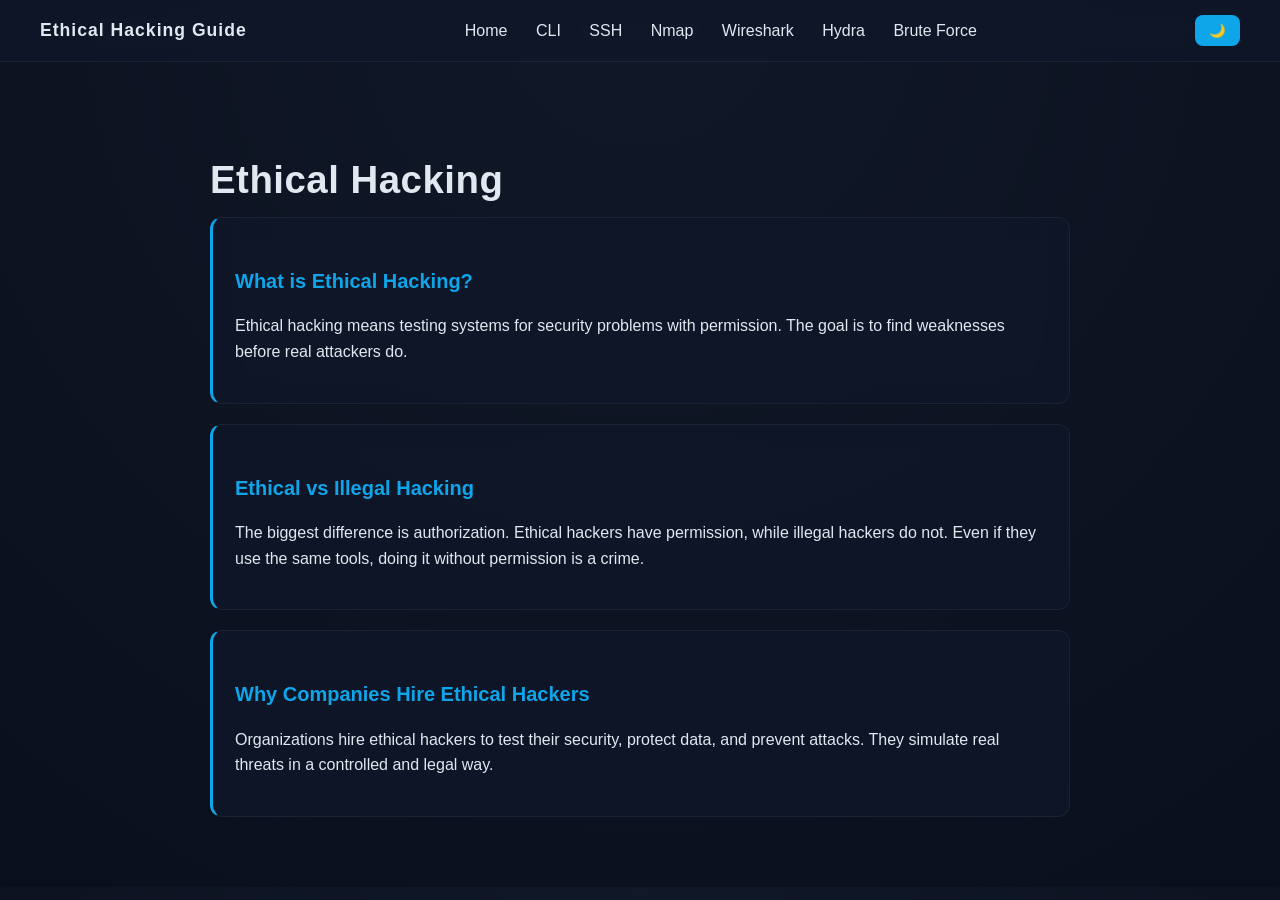
<file: index.html>
<!DOCTYPE html>
<html>
<head>
    <title>Ethical Hacking Guide</title>
    <link rel="stylesheet" href="style.css">
</head>
<body>

<nav>
    <div><strong>Ethical Hacking Guide</strong></div>
    
    <div class="nav-links">
        <a href="index.html">Home</a>
        <a href="cli.html">CLI</a>
        <a href="ssh.html">SSH</a>
        <a href="nmap.html">Nmap</a>
        <a href="wireshark.html">Wireshark</a>
        <a href="hydra.html">Hydra</a>
        <a href="bruteforce.html">Brute Force</a>
    </div>

    <button onclick="toggleMode()">🌙</button>
</nav>

<div class="container">

<h1>Ethical Hacking</h1>
<p id="typewriter"></p>

<div class="card">
    <h2>What is Ethical Hacking?</h2>
    <p>
        Ethical hacking means testing systems for security problems with permission.
        The goal is to find weaknesses before real attackers do.
    </p>
</div>

<div class="card">
    <h2>Ethical vs Illegal Hacking</h2>
    <p>
        The biggest difference is authorization. Ethical hackers have permission,
        while illegal hackers do not. Even if they use the same tools, doing it
        without permission is a crime.
    </p>
</div>

<div class="card">
    <h2>Why Companies Hire Ethical Hackers</h2>
    <p>
        Organizations hire ethical hackers to test their security, protect data,
        and prevent attacks. They simulate real threats in a controlled and legal way.
    </p>
</div>

</div>

<script src="script.js"></script>

</body>
</html>
</file>
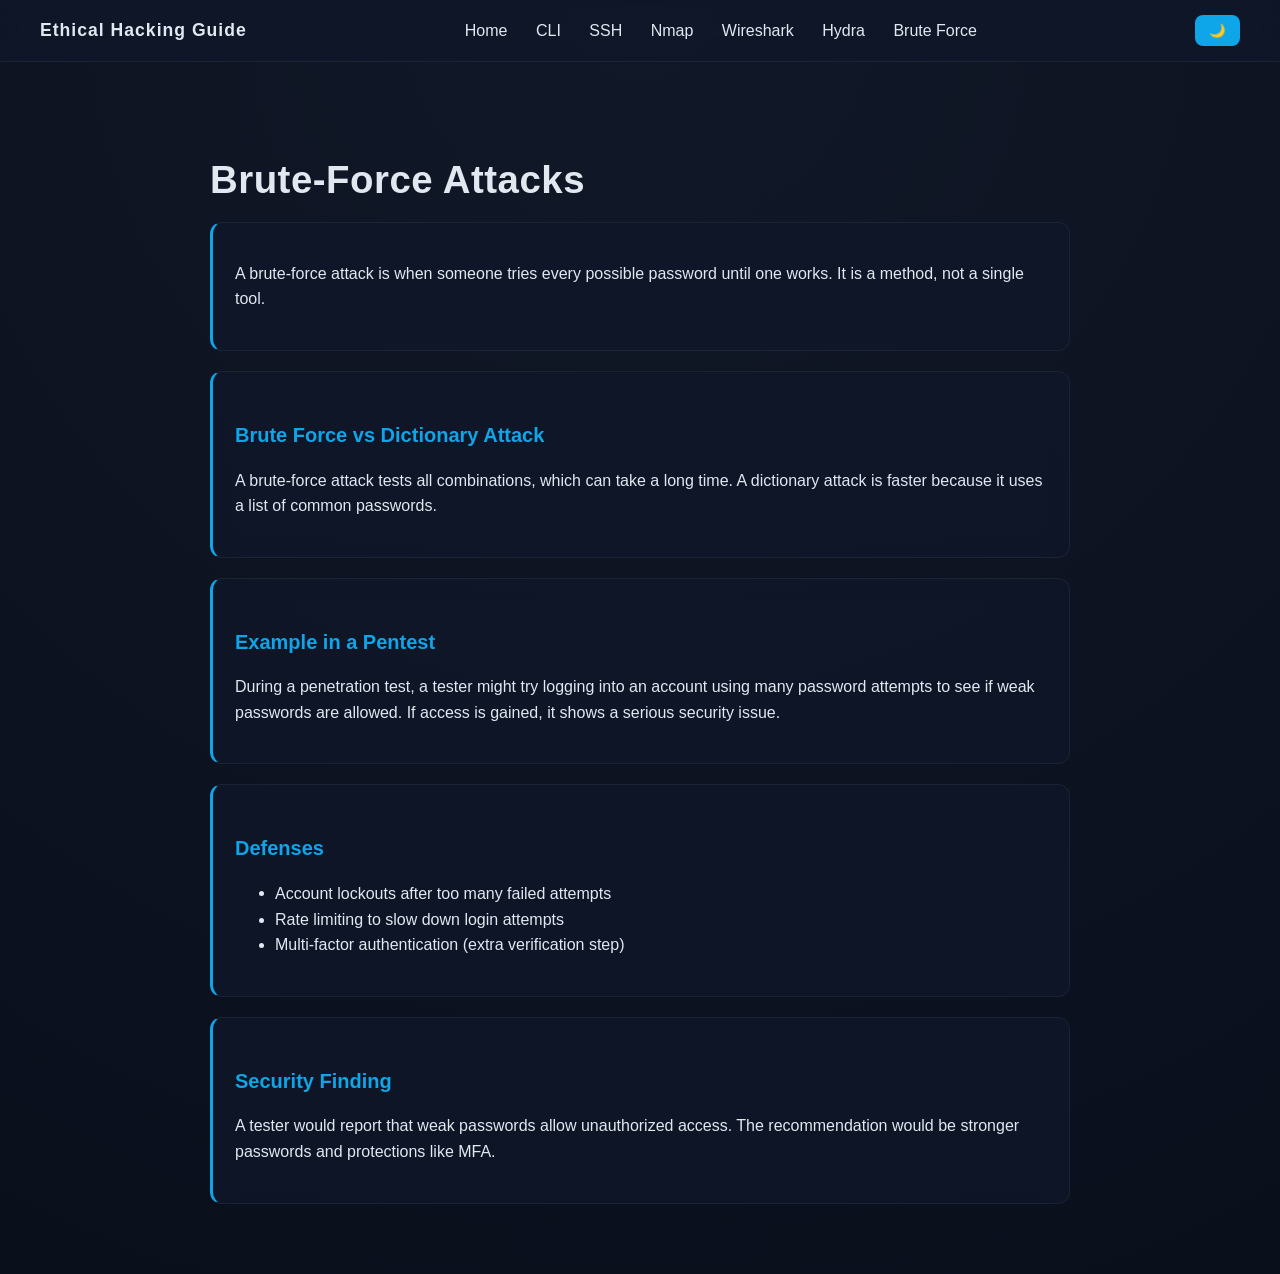
<file: bruteforce.html>
<!DOCTYPE html>
<html>
<head>
    <title>Brute Force</title>
    <link rel="stylesheet" href="style.css">
</head>
<body>

<nav>
    <div><strong>Ethical Hacking Guide</strong></div>
    
    <div class="nav-links">
        <a href="index.html">Home</a>
        <a href="cli.html">CLI</a>
        <a href="ssh.html">SSH</a>
        <a href="nmap.html">Nmap</a>
        <a href="wireshark.html">Wireshark</a>
        <a href="hydra.html">Hydra</a>
        <a href="bruteforce.html">Brute Force</a>
    </div>

    <button onclick="toggleMode()">🌙</button>
</nav>

<div class="container">

<h1>Brute-Force Attacks</h1>

<div class="card">
    <p>
        A brute-force attack is when someone tries every possible password
        until one works. It is a method, not a single tool.
    </p>
</div>

<div class="card">
    <h2>Brute Force vs Dictionary Attack</h2>
    <p>
        A brute-force attack tests all combinations, which can take a long time.
        A dictionary attack is faster because it uses a list of common passwords.
    </p>
</div>

<div class="card">
    <h2>Example in a Pentest</h2>
    <p>
        During a penetration test, a tester might try logging into an account
        using many password attempts to see if weak passwords are allowed.
        If access is gained, it shows a serious security issue.
    </p>
</div>

<div class="card">
    <h2>Defenses</h2>
    <ul>
        <li>Account lockouts after too many failed attempts</li>
        <li>Rate limiting to slow down login attempts</li>
        <li>Multi-factor authentication (extra verification step)</li>
    </ul>
</div>

<div class="card">
    <h2>Security Finding</h2>
    <p>
        A tester would report that weak passwords allow unauthorized access.
        The recommendation would be stronger passwords and protections like MFA.
    </p>
</div>

</div>
    <script src="script.js"></script>

</body>
</html>
</file>
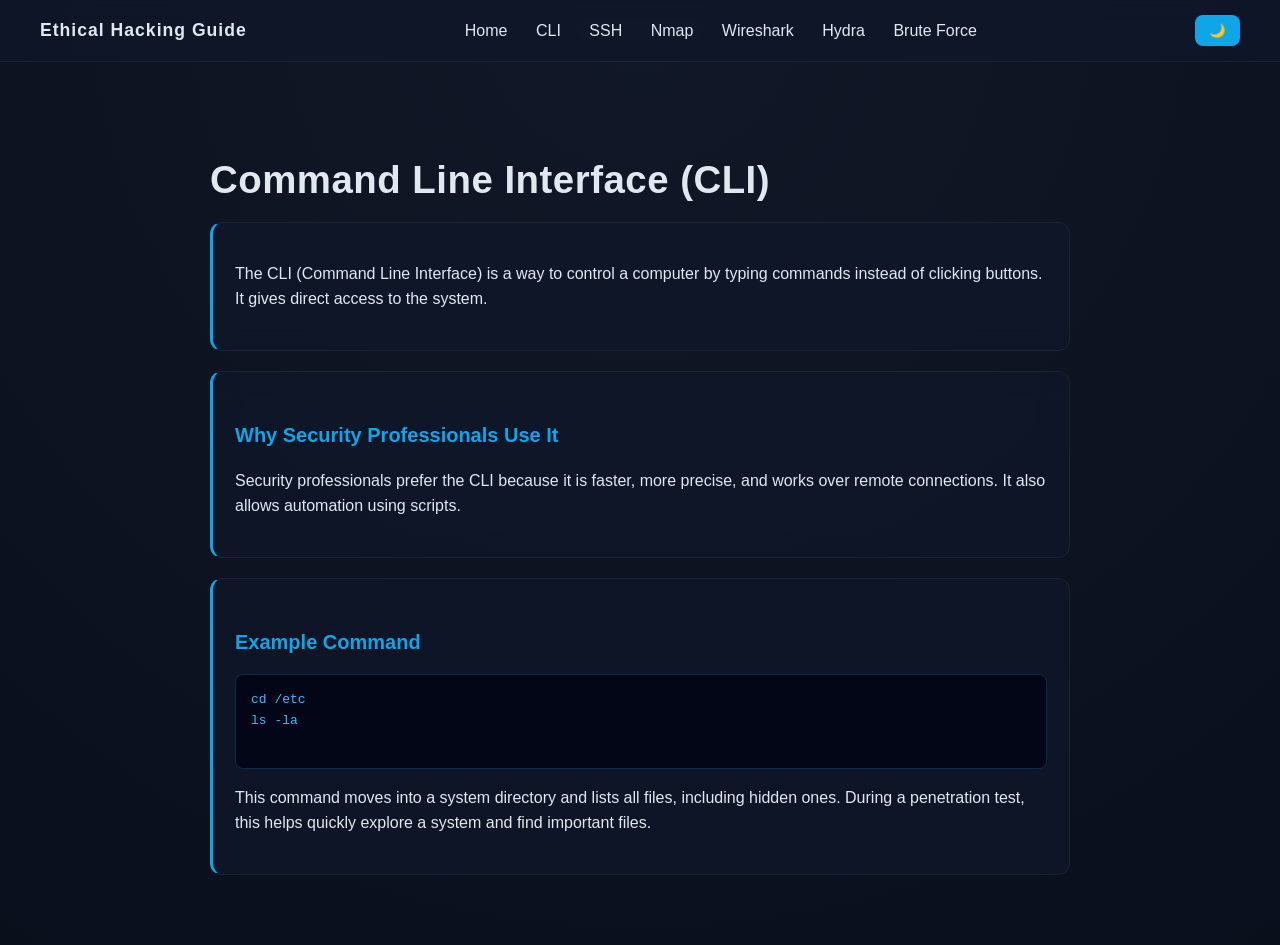
<file: cli.html>
<!DOCTYPE html>
<html>
<head>
    <title>CLI</title>
    <link rel="stylesheet" href="style.css">
</head>
<body>

<nav>
    <div><strong>Ethical Hacking Guide</strong></div>
    
    <div class="nav-links">
        <a href="index.html">Home</a>
        <a href="cli.html">CLI</a>
        <a href="ssh.html">SSH</a>
        <a href="nmap.html">Nmap</a>
        <a href="wireshark.html">Wireshark</a>
        <a href="hydra.html">Hydra</a>
        <a href="bruteforce.html">Brute Force</a>
    </div>

    <button onclick="toggleMode()">🌙</button>
</nav>

<div class="container">

<h1>Command Line Interface (CLI)</h1>

<div class="card">
    <p>
        The CLI (Command Line Interface) is a way to control a computer by typing
        commands instead of clicking buttons. It gives direct access to the system.
    </p>
</div>

<div class="card">
    <h2>Why Security Professionals Use It</h2>
    <p>
        Security professionals prefer the CLI because it is faster, more precise,
        and works over remote connections. It also allows automation using scripts.
    </p>
</div>

<div class="card">
    <h2>Example Command</h2>
    <pre>
cd /etc
ls -la
    </pre>
    <p>
        This command moves into a system directory and lists all files, including
        hidden ones. During a penetration test, this helps quickly explore a system
        and find important files.
    </p>
</div>

</div>

<script src="script.js"></script>

</body>
</html>
</file>
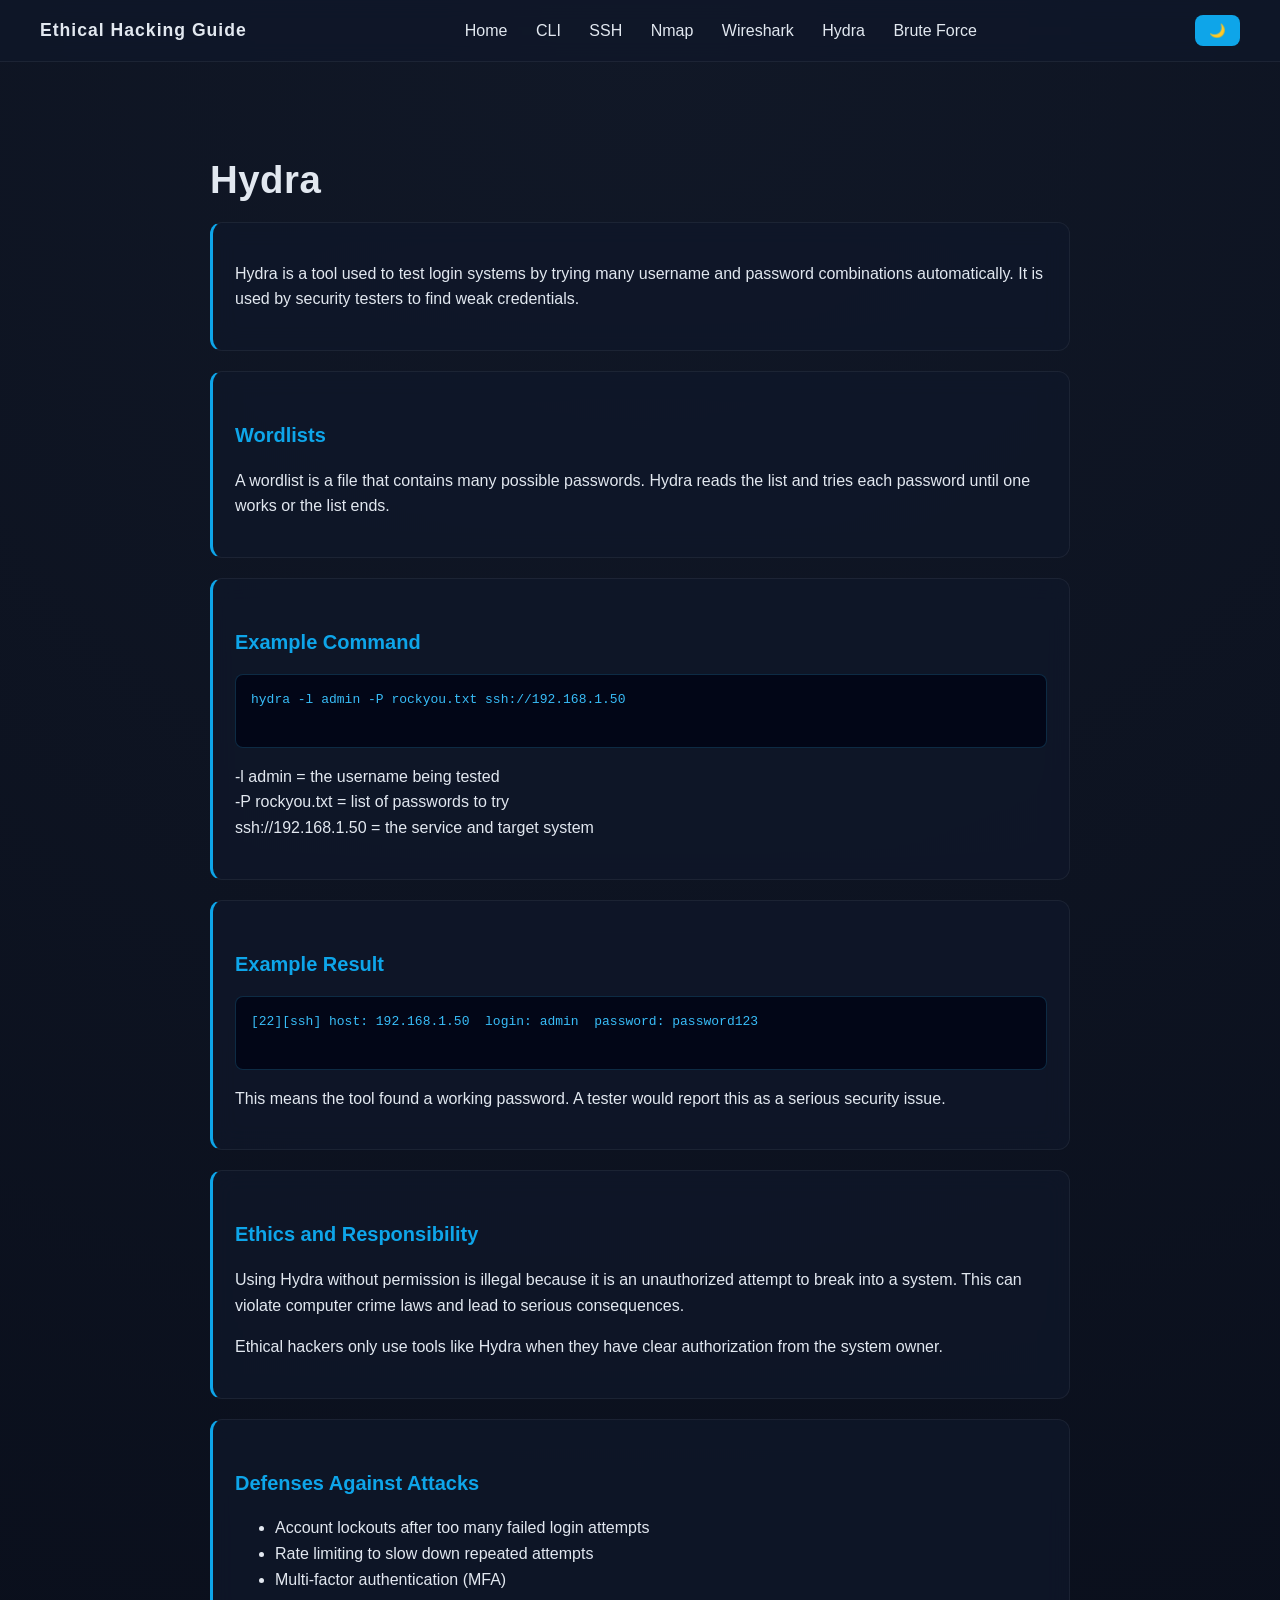
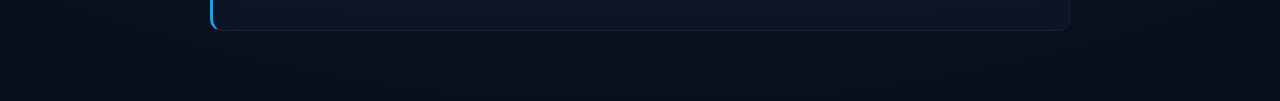
<file: hydra.html>
<!DOCTYPE html>
<html>
<head>
    <title>Hydra</title>
    <link rel="stylesheet" href="style.css">
</head>
<body>

<nav>
    <div><strong>Ethical Hacking Guide</strong></div>
    
    <div class="nav-links">
        <a href="index.html">Home</a>
        <a href="cli.html">CLI</a>
        <a href="ssh.html">SSH</a>
        <a href="nmap.html">Nmap</a>
        <a href="wireshark.html">Wireshark</a>
        <a href="hydra.html">Hydra</a>
        <a href="bruteforce.html">Brute Force</a>
    </div>

    <button onclick="toggleMode()">🌙</button>
</nav>

<div class="container">

<h1>Hydra</h1>

<div class="card">
    <p>
        Hydra is a tool used to test login systems by trying many username
        and password combinations automatically. It is used by security testers
        to find weak credentials.
    </p>
</div>

<div class="card">
    <h2>Wordlists</h2>
    <p>
        A wordlist is a file that contains many possible passwords. Hydra reads
        the list and tries each password until one works or the list ends.
    </p>
</div>

<div class="card">
    <h2>Example Command</h2>
    <pre>
hydra -l admin -P rockyou.txt ssh://192.168.1.50
    </pre>
    <p>
        -l admin = the username being tested<br>
        -P rockyou.txt = list of passwords to try<br>
        ssh://192.168.1.50 = the service and target system
    </p>
</div>

<div class="card">
    <h2>Example Result</h2>
    <pre>
[22][ssh] host: 192.168.1.50  login: admin  password: password123
    </pre>
    <p>
        This means the tool found a working password. A tester would report
        this as a serious security issue.
    </p>
</div>

<div class="card">
    <h2>Ethics and Responsibility</h2>
    <p>
        Using Hydra without permission is illegal because it is an unauthorized
        attempt to break into a system. This can violate computer crime laws
        and lead to serious consequences.
    </p>
    <p>
        Ethical hackers only use tools like Hydra when they have clear
        authorization from the system owner.
    </p>
</div>

<div class="card">
    <h2>Defenses Against Attacks</h2>
    <ul>
        <li>Account lockouts after too many failed login attempts</li>
        <li>Rate limiting to slow down repeated attempts</li>
        <li>Multi-factor authentication (MFA)</li>
    </ul>
</div>

</div>

<script src="script.js"></script>

</body>
</html>
</file>
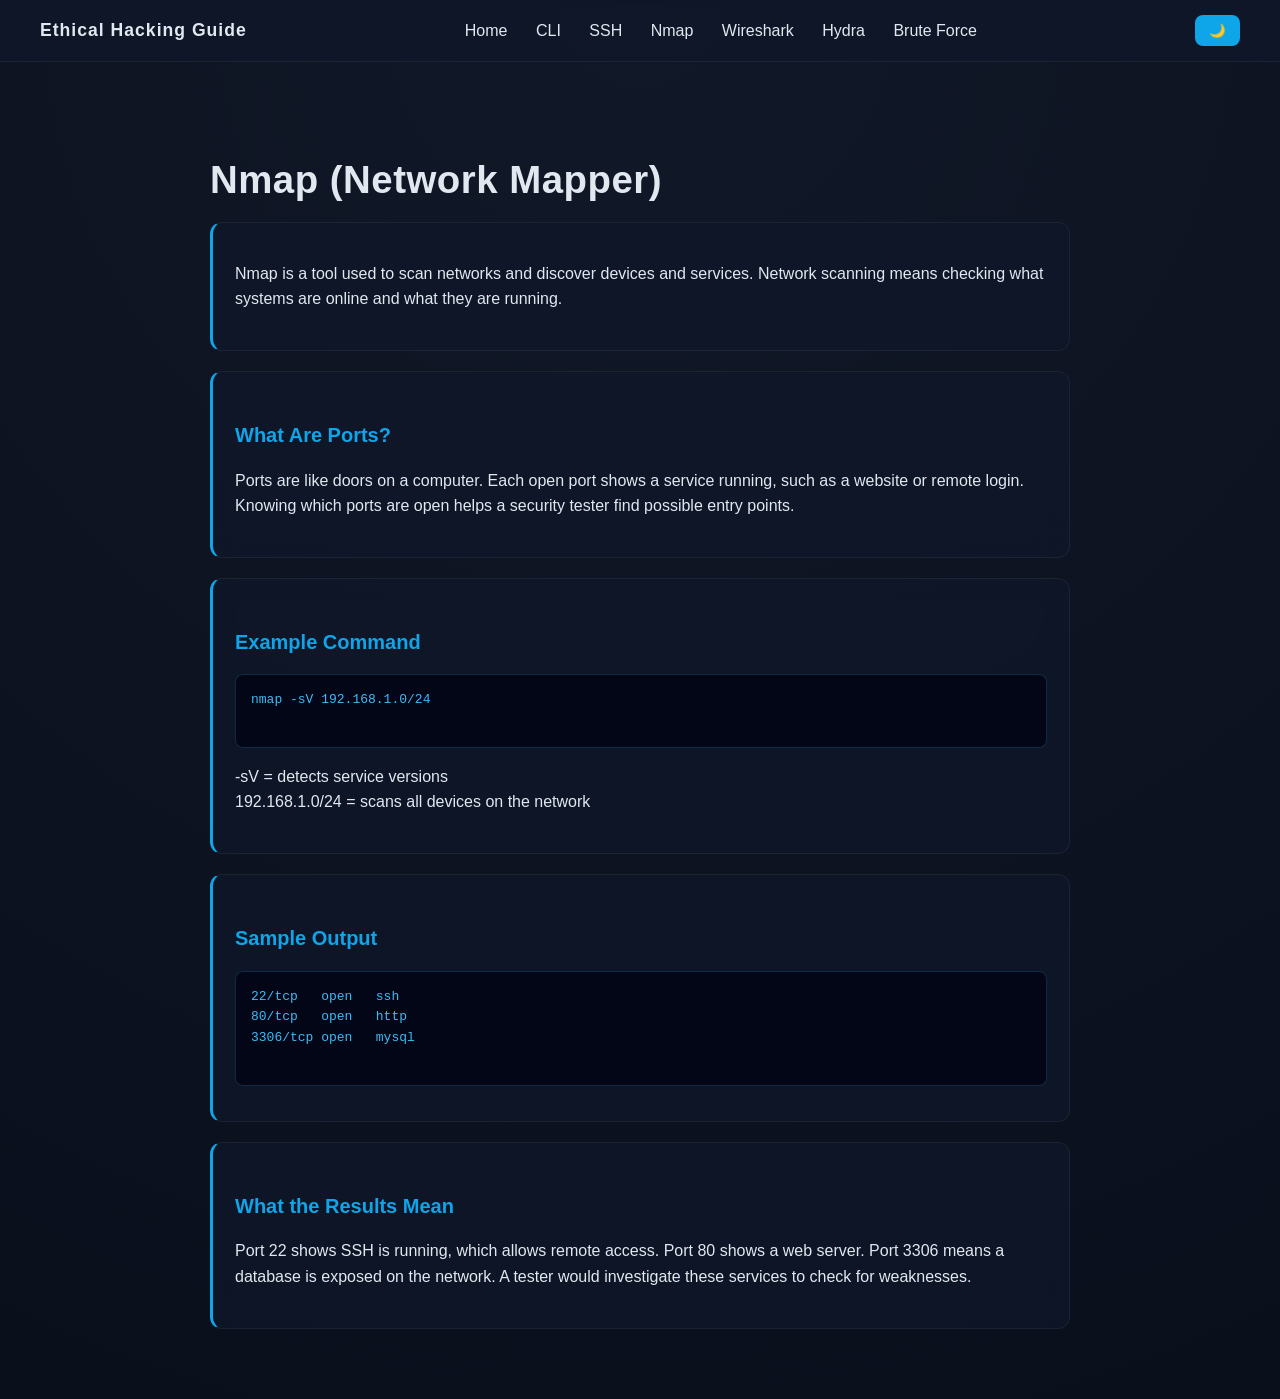
<file: nmap.html>
<!DOCTYPE html>
<html>
<head>
    <title>Nmap</title>
    <link rel="stylesheet" href="style.css">
</head>
<body>

<nav>
    <div><strong>Ethical Hacking Guide</strong></div>
    
    <div class="nav-links">
        <a href="index.html">Home</a>
        <a href="cli.html">CLI</a>
        <a href="ssh.html">SSH</a>
        <a href="nmap.html">Nmap</a>
        <a href="wireshark.html">Wireshark</a>
        <a href="hydra.html">Hydra</a>
        <a href="bruteforce.html">Brute Force</a>
    </div>

    <button onclick="toggleMode()">🌙</button>
</nav>

<div class="container">

<h1>Nmap (Network Mapper)</h1>

<div class="card">
    <p>
        Nmap is a tool used to scan networks and discover devices and services.
        Network scanning means checking what systems are online and what they are running.
    </p>
</div>

<div class="card">
    <h2>What Are Ports?</h2>
    <p>
        Ports are like doors on a computer. Each open port shows a service running,
        such as a website or remote login. Knowing which ports are open helps a
        security tester find possible entry points.
    </p>
</div>

<div class="card">
    <h2>Example Command</h2>
    <pre>
nmap -sV 192.168.1.0/24
    </pre>
    <p>
        -sV = detects service versions<br>
        192.168.1.0/24 = scans all devices on the network
    </p>
</div>

<div class="card">
    <h2>Sample Output</h2>
    <pre>
22/tcp   open   ssh
80/tcp   open   http
3306/tcp open   mysql
    </pre>
</div>

<div class="card">
    <h2>What the Results Mean</h2>
    <p>
        Port 22 shows SSH is running, which allows remote access. Port 80 shows
        a web server. Port 3306 means a database is exposed on the network.
        A tester would investigate these services to check for weaknesses.
    </p>
</div>

</div>

<script src="script.js"></script>

</body>
</html>
</file>
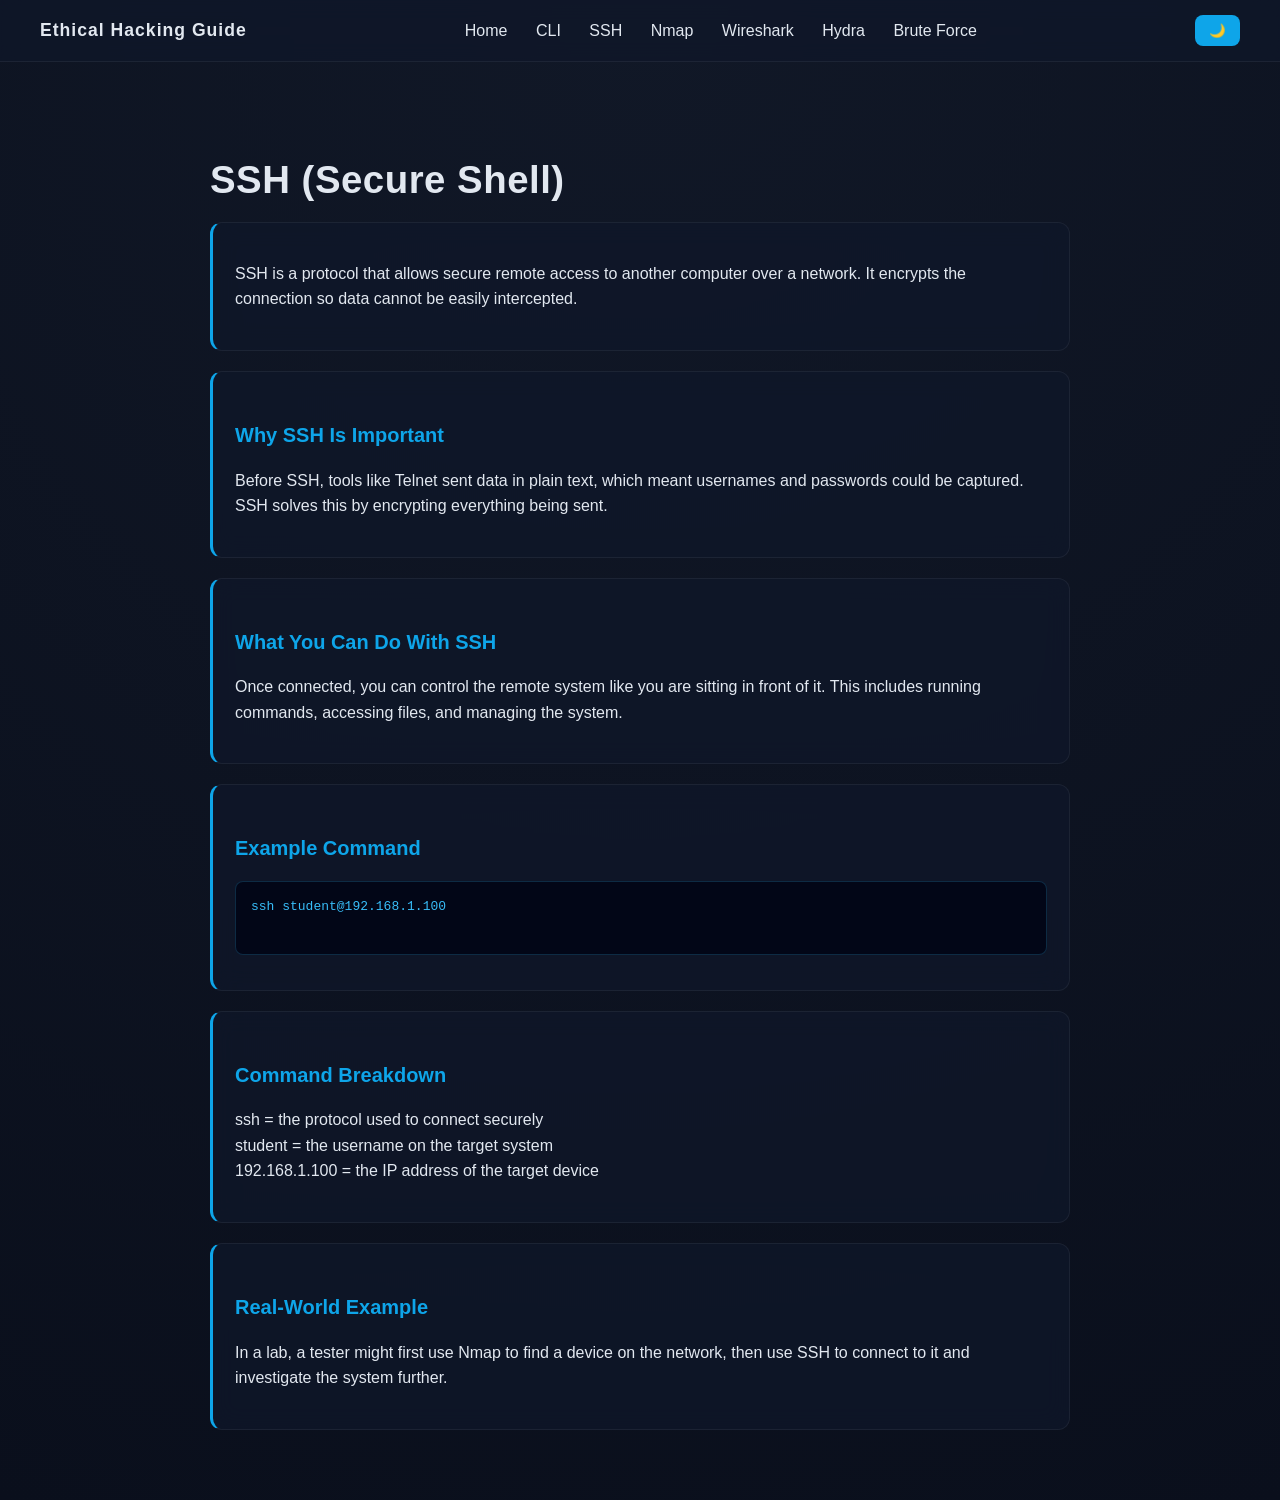
<file: ssh.html>
<!DOCTYPE html>
<html>
<head>
    <title>SSH</title>
    <link rel="stylesheet" href="style.css">
</head>
<body>

<nav>
    <div><strong>Ethical Hacking Guide</strong></div>
    
    <div class="nav-links">
        <a href="index.html">Home</a>
        <a href="cli.html">CLI</a>
        <a href="ssh.html">SSH</a>
        <a href="nmap.html">Nmap</a>
        <a href="wireshark.html">Wireshark</a>
        <a href="hydra.html">Hydra</a>
        <a href="bruteforce.html">Brute Force</a>
    </div>

    <button onclick="toggleMode()">🌙</button>
</nav>

<div class="container">

<h1>SSH (Secure Shell)</h1>

<div class="card">
    <p>
        SSH is a protocol that allows secure remote access to another computer
        over a network. It encrypts the connection so data cannot be easily
        intercepted.
    </p>
</div>

<div class="card">
    <h2>Why SSH Is Important</h2>
    <p>
        Before SSH, tools like Telnet sent data in plain text, which meant
        usernames and passwords could be captured. SSH solves this by encrypting
        everything being sent.
    </p>
</div>

<div class="card">
    <h2>What You Can Do With SSH</h2>
    <p>
        Once connected, you can control the remote system like you are sitting
        in front of it. This includes running commands, accessing files, and
        managing the system.
    </p>
</div>

<div class="card">
    <h2>Example Command</h2>
    <pre>
ssh student@192.168.1.100
    </pre>
</div>

<div class="card">
    <h2>Command Breakdown</h2>
    <p>
        ssh = the protocol used to connect securely<br>
        student = the username on the target system<br>
        192.168.1.100 = the IP address of the target device
    </p>
</div>

<div class="card">
    <h2>Real-World Example</h2>
    <p>
        In a lab, a tester might first use Nmap to find a device on the network,
        then use SSH to connect to it and investigate the system further.
    </p>
</div>

</div>

<script src="script.js"></script>

</body>
</html>
</file>
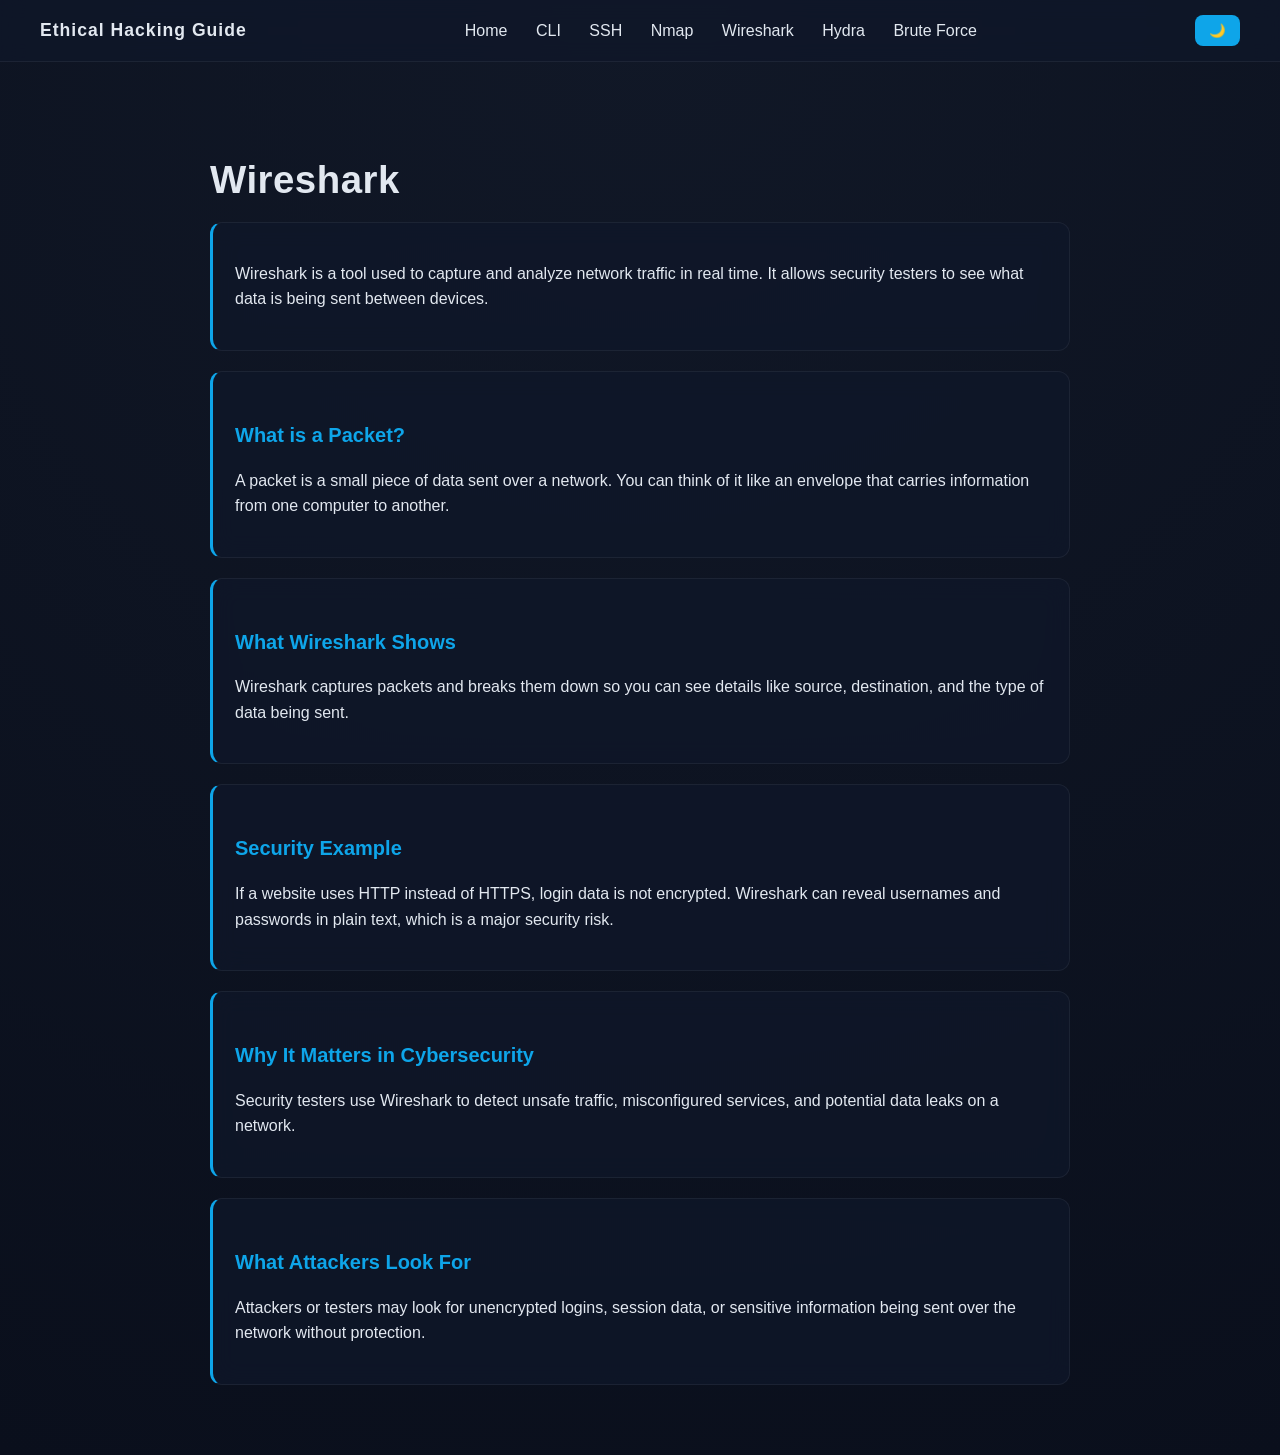
<file: wireshark.html>
<!DOCTYPE html>
<html>
<head>
    <title>Wireshark</title>
    <link rel="stylesheet" href="style.css">
</head>
<body>

<nav>
    <div><strong>Ethical Hacking Guide</strong></div>
    
    <div class="nav-links">
        <a href="index.html">Home</a>
        <a href="cli.html">CLI</a>
        <a href="ssh.html">SSH</a>
        <a href="nmap.html">Nmap</a>
        <a href="wireshark.html">Wireshark</a>
        <a href="hydra.html">Hydra</a>
        <a href="bruteforce.html">Brute Force</a>
    </div>

    <button onclick="toggleMode()">🌙</button>
</nav>

<div class="container">

<h1>Wireshark</h1>

<div class="card">
    <p>
        Wireshark is a tool used to capture and analyze network traffic in real time.
        It allows security testers to see what data is being sent between devices.
    </p>
</div>

<div class="card">
    <h2>What is a Packet?</h2>
    <p>
        A packet is a small piece of data sent over a network. You can think of it
        like an envelope that carries information from one computer to another.
    </p>
</div>

<div class="card">
    <h2>What Wireshark Shows</h2>
    <p>
        Wireshark captures packets and breaks them down so you can see details like
        source, destination, and the type of data being sent.
    </p>
</div>

<div class="card">
    <h2>Security Example</h2>
    <p>
        If a website uses HTTP instead of HTTPS, login data is not encrypted.
        Wireshark can reveal usernames and passwords in plain text, which is a
        major security risk.
    </p>
</div>

<div class="card">
    <h2>Why It Matters in Cybersecurity</h2>
    <p>
        Security testers use Wireshark to detect unsafe traffic, misconfigured
        services, and potential data leaks on a network.
    </p>
</div>

<div class="card">
    <h2>What Attackers Look For</h2>
    <p>
        Attackers or testers may look for unencrypted logins, session data,
        or sensitive information being sent over the network without protection.
    </p>
</div>
    
</div>

<script src="script.js"></script>

</body>
</html>
</file>
<file: style.css>
/* =========================
   THEME VARIABLES (PRO LEVEL)
========================= */
:root {
    --bg: #0a0f1c;
    --card: rgba(15, 23, 42, 0.75);
    --text: #e2e8f0;

    --accent: #0ea5e9;
    --accent2: #22c55e;
    --accent-glow: rgba(14, 165, 233, 0.35);

    --border: rgba(255, 255, 255, 0.06);
}

/* LIGHT MODE */
body.light {
    --bg: #f8fafc;
    --card: rgba(255, 255, 255, 0.9);
    --text: #0f172a;

    --accent: #0284c7;
    --accent2: #16a34a;
    --accent-glow: rgba(2, 132, 199, 0.25);

    --border: rgba(0, 0, 0, 0.08);
}

/* =========================
   GLOBAL
========================= */
* {
    box-sizing: border-box;
}

body {
    margin: 0;
    font-family: "Segoe UI", Tahoma, sans-serif;
    background: radial-gradient(circle at top, #111827, var(--bg));
    color: var(--text);
    transition: all 0.3s ease;
}

/* =========================
   NAVBAR
========================= */
nav {
    display: flex;
    justify-content: space-between;
    align-items: center;
    padding: 15px 40px;
    backdrop-filter: blur(10px);
    background: var(--card);
    border-bottom: 1px solid var(--border);
    position: sticky;
    top: 0;
    z-index: 1000;
}

nav strong {
    font-size: 1.1rem;
    letter-spacing: 1px;
}

/* NAV LINKS */
.nav-links a {
    margin: 0 12px;
    text-decoration: none;
    color: var(--text);
    font-weight: 500;
    position: relative;
    transition: 0.2s;
}

/* underline animation */
.nav-links a::after {
    content: "";
    position: absolute;
    left: 0;
    bottom: -4px;
    width: 0%;
    height: 2px;
    background: var(--accent);
    transition: 0.3s;
}

.nav-links a:hover::after {
    width: 100%;
}

/* =========================
   LAYOUT
========================= */
.container {
    max-width: 900px;
    margin: 50px auto;
    padding: 20px;
}

/* =========================
   TYPOGRAPHY
========================= */
h1 {
    font-size: 2.4rem;
    margin-bottom: 10px;
    letter-spacing: 0.5px;
}

h2 {
    margin-top: 25px;
    color: var(--accent);
    font-size: 1.25rem;
}

p {
    line-height: 1.6;
}

/* =========================
   CARDS (GLASS + ACCENT)
========================= */
.card {
    background: var(--card);
    padding: 22px;
    border-radius: 12px;
    margin-top: 20px;
    border: 1px solid var(--border);
    border-left: 3px solid var(--accent);
    line-height: 1.6;
    backdrop-filter: blur(12px);
    transition: all 0.25s ease;
}

.card:hover {
    transform: translateY(-4px);
    box-shadow: 0 0 15px var(--accent-glow);
}

/* =========================
   CODE BLOCKS
========================= */
pre {
    background: #020617;
    color: #38bdf8;
    padding: 15px;
    border-radius: 8px;
    overflow-x: auto;
    border: 1px solid rgba(56, 189, 248, 0.2);
}

/* =========================
   BUTTONS
========================= */
button {
    background: var(--accent);
    border: none;
    padding: 8px 14px;
    color: white;
    border-radius: 8px;
    cursor: pointer;
    font-weight: bold;
    transition: 0.2s ease;
}

button:hover {
    transform: scale(1.05);
    box-shadow: 0 0 10px var(--accent-glow);
}

/* =========================
   TYPEWRITER TEXT
========================= */
#typewriter {
    font-family: monospace;
    color: var(--accent);
    margin-top: -5px;
    margin-bottom: 20px;
}

/* =========================
   LINKS
========================= */
a:hover {
    color: var(--accent2);
}

/* =========================
   MOBILE
========================= */
@media (max-width: 700px) {
    nav {
        flex-direction: column;
        gap: 10px;
        text-align: center;
    }

    .nav-links {
        display: flex;
        flex-wrap: wrap;
        justify-content: center;
    }

    h1 {
        font-size: 2rem;
    }
}
</file>
